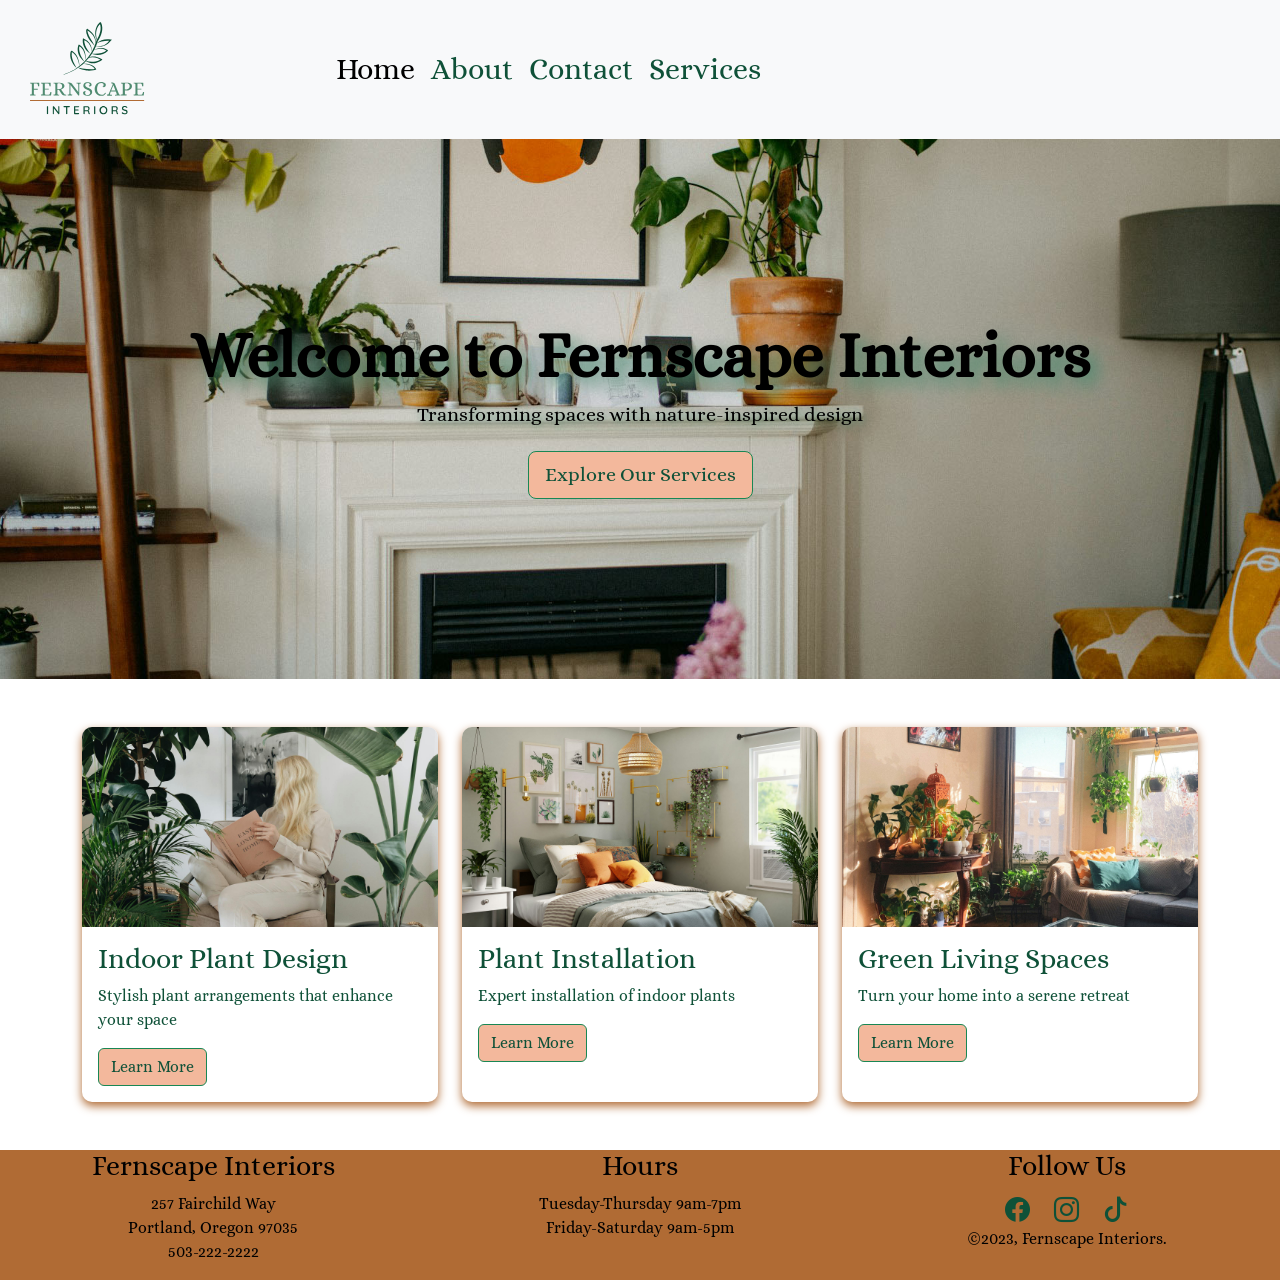
<file: index.html>
<!doctype html>
<html lang="en">
  <head>
    <meta charset="utf-8">
    <meta name="viewport" content="width=device-width, initial-scale=1">
    <title>Fernscape Interiors</title>
    <link href="https://cdn.jsdelivr.net/npm/bootstrap@5.3.7/dist/css/bootstrap.min.css" rel="stylesheet" integrity="sha384-LN+7fdVzj6u52u30Kp6M/trliBMCMKTyK833zpbD+pXdCLuTusPj697FH4R/5mcr" crossorigin="anonymous">
    <link rel="preconnect" href="https://fonts.googleapis.com">
    <link rel="preconnect" href="https://fonts.gstatic.com" crossorigin>
    <link href="https://fonts.googleapis.com/css2?family=Alice&family=Quicksand:wght@300..700&display=swap" rel="stylesheet">
    <link rel="stylesheet" href="css/style.css">
    <link rel="stylesheet" href="https://cdn.jsdelivr.net/npm/bootstrap-icons@1.13.1/font/bootstrap-icons.min.css">
    </head>
  <body>
  
  <header>
    <nav class="navbar navbar-expand-lg bg-body-tertiary">
      <div class="container-fluid">
        <a class="navbar-brand" href="index.html"><img src="images/fernscape-interiors-logo-color.svg" alt="fernscape logo" class="logo"></a>
        <button class="navbar-toggler" type="button" data-bs-toggle="collapse" data-bs-target="#navbarNav" aria-controls="navbarNav" aria-expanded="false" aria-label="Toggle navigation">
          <span class="navbar-toggler-icon"></span>
        </button>
      <div class="collapse navbar-collapse" id="navbarNav">
        <ul class="navbar-nav">
          <li class="nav-item">
            <a class="nav-link active" aria-current="page" href="index.html">Home</a>
          </li>
          <li class="nav-item">
            <a class="nav-link" href="about.html">About</a>
          </li>
          <li class="nav-item">
            <a class="nav-link" href="contact.html">Contact</a>
          </li>
          <li class="nav-item">
            <a class="nav-link" href="services.html">Services</a>
          </li>
        </ul>
      </div>
    </div>
  </nav>
</header>

<main>

  <section class="hero d-flex align-items-center justify-content-center text-center" style="background-image: url('images/annie-spratt-a-living-room-filled-with-furniture-and-a-fireplace-unsplash.jpg'); background-size: cover; background-position: center; min-height: 60vh;" alt="A fireplace with plants on the mantel">
    <div class="container">
      <h1 class="display-3 text-black fw-bold" style="text-shadow: 8px 8px 16px #508b71;">Welcome to Fernscape Interiors</h1>
      <h2 class="lead text-black mb-4" style="text-shadow: 2px 2px 8px #508b71;">Transforming spaces with nature-inspired design</h2>
      <a href="services.html" class="btn btn-success btn-lg">Explore Our Services</a>
    </div>
  </section>

  <section class="services py-5">
    <div class="container">
      <div class="row">
        <div class="col-md-4">
          <div class="card h-100">
            <img src="images/pexels-alleksana-woman-reading-houseplants.jpg" class="card-img-top" alt="a woman reading in a chair surrounded by houseplants" style="height: 200px; object-fit: cover;">
            <div class="card-body">
              <h3 class="card-title">Indoor Plant Design</h3>
              <p class="card-text">Stylish plant arrangements that enhance your space</p>
              <a href="services.html" class="btn btn-success">Learn More</a>
            </div>
          </div>
        </div>
        <div class="col-md-4">
          <div class="card h-100">
            <img src="images/spacejoy-bedroom-houseplants-unsplash.jpg" class="card-img-top" alt="a bedroom with houseplants" style="height: 200px; object-fit: cover;">
            <div class="card-body">
              <h3 class="card-title">Plant Installation</h3>
              <p class="card-text">Expert installation of indoor plants</p>
              <a href="services.html" class="btn btn-success">Learn More</a>
            </div>
          </div>
        </div>
        <div class="col-md-4">
          <div class="card h-100">
            <img src="images/kate-darmody-living-room-plants-furniture-unsplash.jpg" class="card-img-top" alt="a living room with plants and furniture" style="height: 200px; object-fit: cover;">
            <div class="card-body">
              <h3 class="card-title">Green Living Spaces</h3>
              <p class="card-text">Turn your home into a serene retreat</p>
              <a href="services.html" class="btn btn-success">Learn More</a>
            </div>
          </div>
        </div>
      </div>
    </div>
  </section>

</main>



<footer class="footer mt-auto">
    <div class="container text-center col-md-4">
          <h3>Fernscape Interiors</h3>
          <p>257 Fairchild Way <br>Portland, Oregon 97035 <br>503-222-2222</p>
    </div>
    <div class="container text-center col-md-4">
          <h3>Hours</h3>
          <p>Tuesday-Thursday 9am-7pm <br>Friday-Saturday 9am-5pm</p>
    </div>
    <div class="container text-center col-md-4">
          <h3>Follow Us</h3>
          <a href="@fernscape_int"><i class="bi bi-facebook"></i></a>
          <a href="@fernscape_int"><i class="bi bi-instagram"></i></a>
          <a href="@fernscape_int"><i class="bi bi-tiktok"></i></a>
          <h6>&copy;2023, Fernscape Interiors.</h6>
    </div>
  </footer>

    <script src="https://cdn.jsdelivr.net/npm/bootstrap@5.3.7/dist/js/bootstrap.bundle.min.js" integrity="sha384-ndDqU0Gzau9qJ1lfW4pNLlhNTkCfHzAVBReH9diLvGRem5+R9g2FzA8ZGN954O5Q" crossorigin="anonymous"></script>
  </body>
</html>
</file>
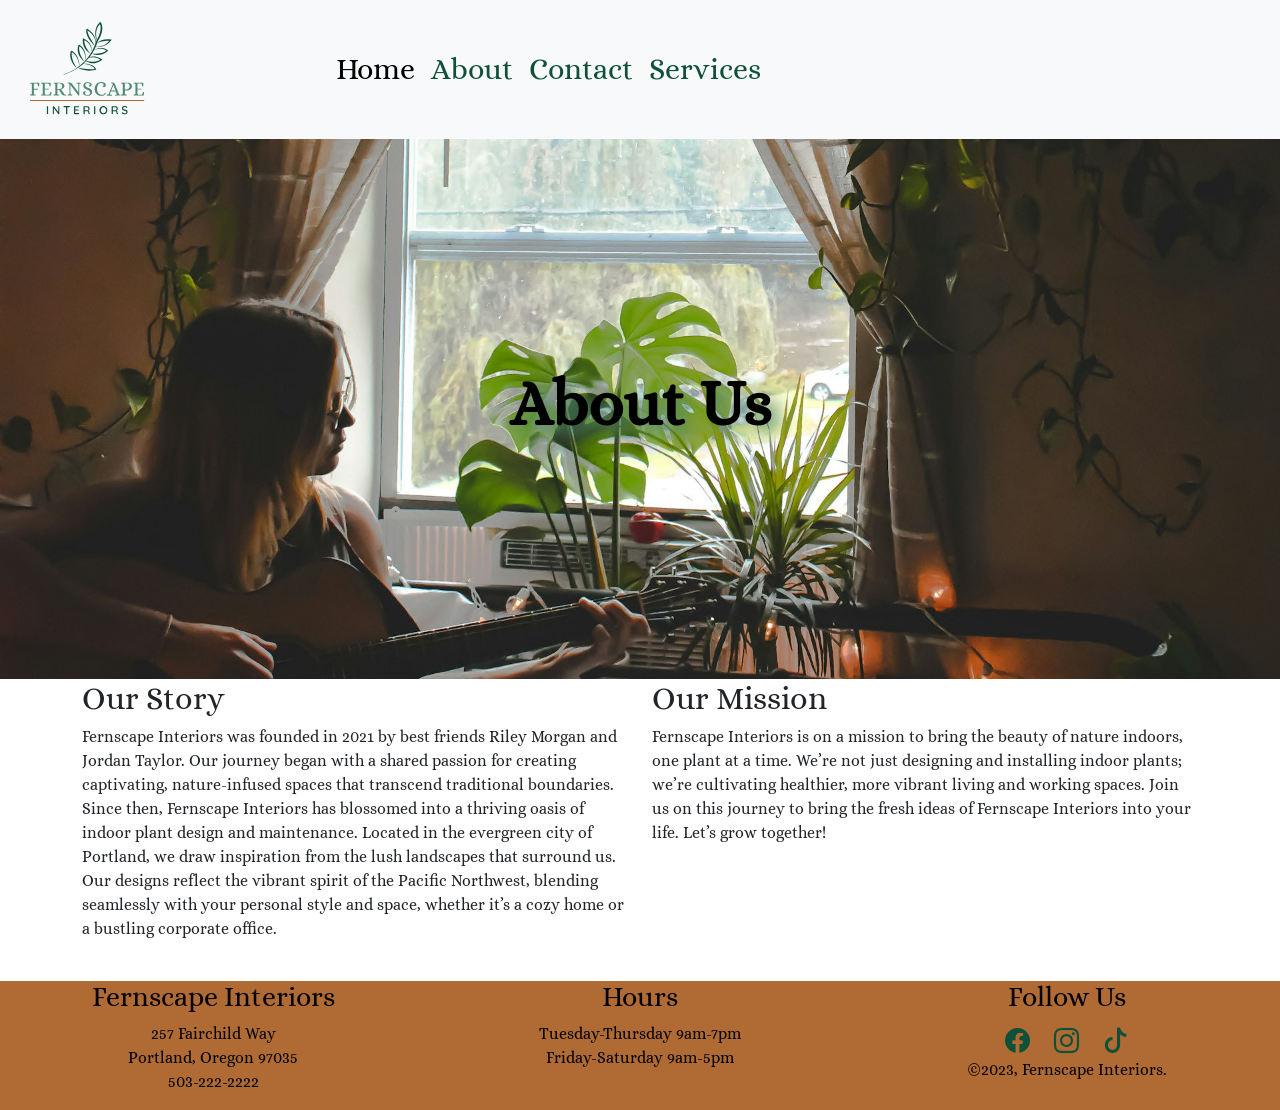
<file: about.html>
<!doctype html>
<html lang="en">
  <head>
    <meta charset="utf-8">
    <meta name="viewport" content="width=device-width, initial-scale=1">
    <title>Fernscape Interiors</title>
    <link href="https://cdn.jsdelivr.net/npm/bootstrap@5.3.7/dist/css/bootstrap.min.css" rel="stylesheet" integrity="sha384-LN+7fdVzj6u52u30Kp6M/trliBMCMKTyK833zpbD+pXdCLuTusPj697FH4R/5mcr" crossorigin="anonymous">
    <link rel="preconnect" href="https://fonts.googleapis.com">
    <link rel="preconnect" href="https://fonts.gstatic.com" crossorigin>
    <link href="https://fonts.googleapis.com/css2?family=Alice&family=Quicksand:wght@300..700&display=swap" rel="stylesheet">
    <link rel="stylesheet" href="css/style.css">
    <link rel="stylesheet" href="https://cdn.jsdelivr.net/npm/bootstrap-icons@1.13.1/font/bootstrap-icons.min.css">
    </head>
  <body>
    <nav class="navbar navbar-expand-lg bg-body-tertiary">
  <div class="container-fluid">
    <a class="navbar-brand" href="index.html"><img src="images/fernscape-interiors-logo-color.svg" alt="fernscape logo" class="logo"></a>
    <button class="navbar-toggler" type="button" data-bs-toggle="collapse" data-bs-target="#navbarNav" aria-controls="navbarNav" aria-expanded="false" aria-label="Toggle navigation">
      <span class="navbar-toggler-icon"></span>
    </button>
    <div class="collapse navbar-collapse" id="navbarNav">
      <ul class="navbar-nav">
        <li class="nav-item">
          <a class="nav-link active" aria-current="page" href="index.html">Home</a>
        </li>
        <li class="nav-item">
          <a class="nav-link" href="about.html">About</a>
        </li>
        <li class="nav-item">
          <a class="nav-link" href="contact.html">Contact</a>
        </li>
        <li class="nav-item">
          <a class="nav-link" href="services.html">Services</a>
        </li>
      </ul>
    </div>
  </div>
</nav>

<main class="mt-auto">
  <section class="hero d-flex align-items-center justify-content-center text-center" style="background-image: url('images/ashlyn-ciara-plants-guitar-Kas-unsplash.jpg'); background-size: cover; background-position: center; min-height: 60vh;" alt="A pot with plants">
    <div class="container">
      <h1 class="display-3 text-black fw-bold" style="text-shadow: 8px 8px 16px #508b71;">About Us</h1>
    </div>
  </section>
  <div class="container">
    <div class="row">
      <div class="col-md-6 mb-4">
        <h2>Our Story</h2>
        <p>Fernscape Interiors was founded in 2021 by 
best friends Riley Morgan and Jordan Taylor. 
Our journey began with a shared passion for 
creating captivating, nature-infused spaces 
that transcend traditional boundaries. Since 
then, Fernscape Interiors has blossomed into 
a thriving oasis of indoor plant design and 
maintenance. Located in the evergreen city 
of Portland, we draw inspiration from the lush 
landscapes that surround us. Our designs  
reflect the vibrant spirit of the Pacific 
Northwest, blending seamlessly with your 
personal style and space, whether it’s a cozy 
home or a bustling corporate office.
      </p>
    </div>
    <div class="col-md-6 mb-4">
        <h2>Our Mission</h2>
        <p>Fernscape Interiors is on a mission to bring the 
beauty of nature indoors, one plant at a time. 
We’re not just designing and installing indoor 
plants; we’re cultivating healthier, more vibrant 
living and working spaces.  
Join us on this journey to bring the fresh ideas 
of Fernscape Interiors into your life. Let’s grow 
together!</p>
      </div>
    </div>
  </div>

</main>

<footer class="footer mt-auto">
    <div class="container text-center col-md-4">
          <h3>Fernscape Interiors</h3>
          <p>257 Fairchild Way <br>Portland, Oregon 97035 <br>503-222-2222</p>
    </div>
    <div class="container text-center col-md-4">
          <h3>Hours</h3>
          <p>Tuesday-Thursday 9am-7pm <br>Friday-Saturday 9am-5pm</p>
    </div>
    <div class="container text-center col-md-4">
          <h3>Follow Us</h3>
          <a href="@fernscape_int"><i class="bi bi-facebook"></i></a>
          <a href="@fernscape_int"><i class="bi bi-instagram"></i></a>
          <a href="@fernscape_int"><i class="bi bi-tiktok"></i></a>
          <h6>&copy;2023, Fernscape Interiors.</h6>
    </div>
  </footer>

    <script src="https://cdn.jsdelivr.net/npm/bootstrap@5.3.7/dist/js/bootstrap.bundle.min.js" integrity="sha384-ndDqU0Gzau9qJ1lfW4pNLlhNTkCfHzAVBReH9diLvGRem5+R9g2FzA8ZGN954O5Q" crossorigin="anonymous"></script>
  </body>
</html>
</file>
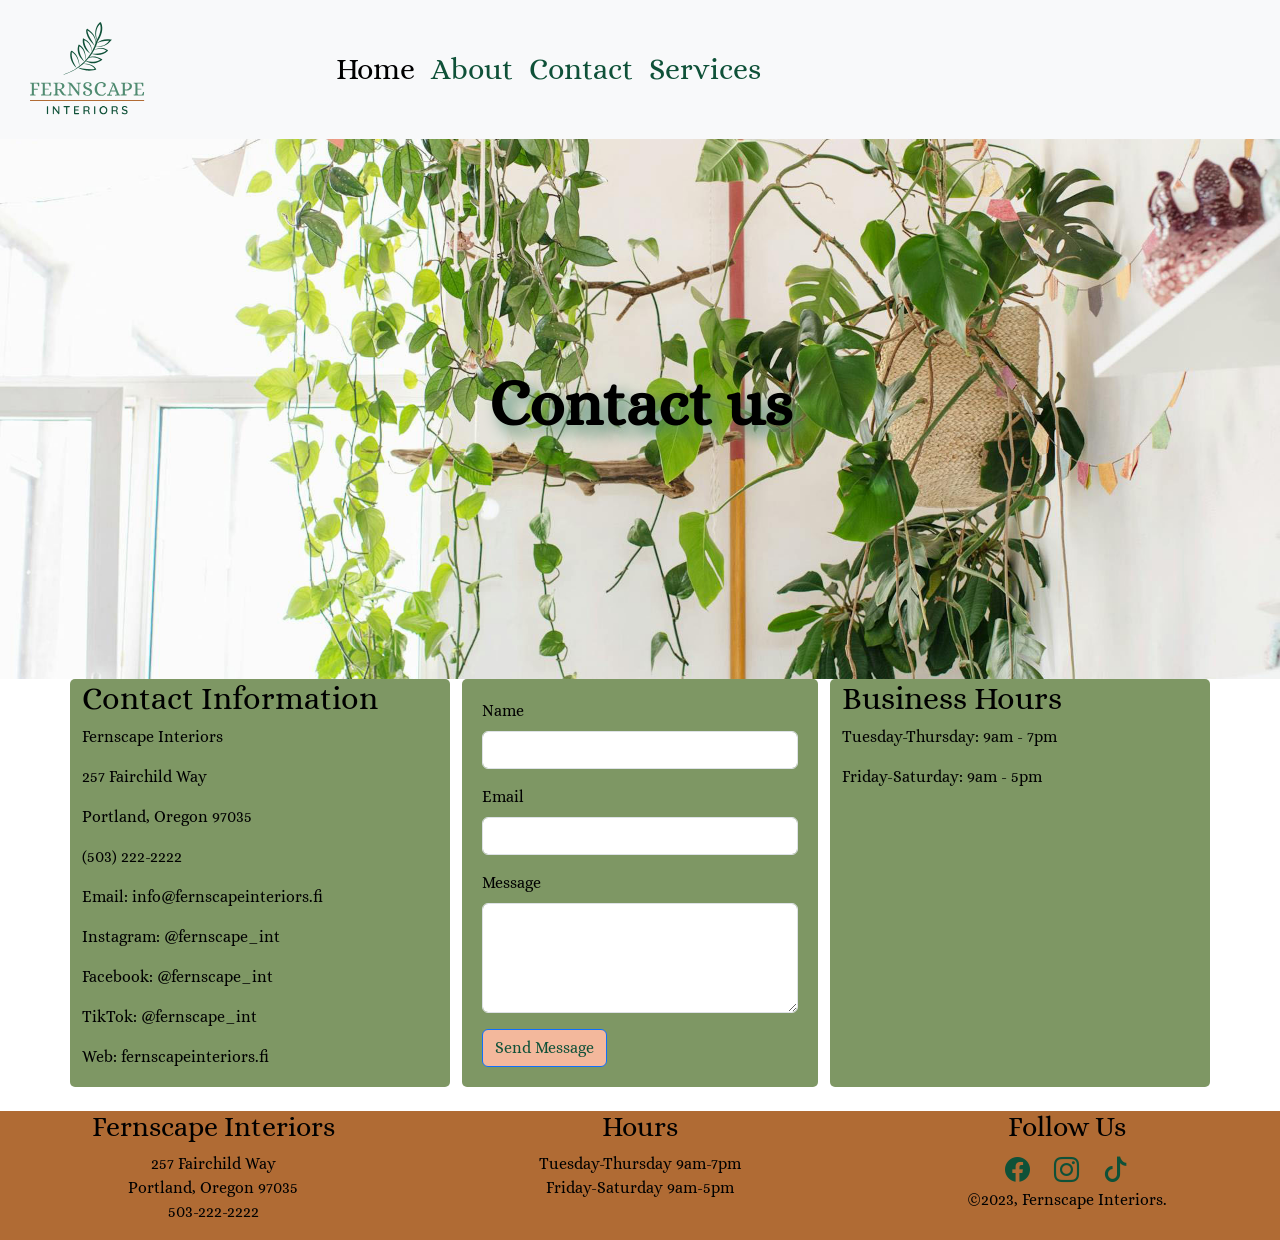
<file: contact.html>
<!doctype html>
<html lang="en">
  <head>
    <meta charset="utf-8">
    <meta name="viewport" content="width=device-width, initial-scale=1">
    <title>Fernscape Interiors</title>
    <link href="https://cdn.jsdelivr.net/npm/bootstrap@5.3.7/dist/css/bootstrap.min.css" rel="stylesheet" integrity="sha384-LN+7fdVzj6u52u30Kp6M/trliBMCMKTyK833zpbD+pXdCLuTusPj697FH4R/5mcr" crossorigin="anonymous">
    <link rel="preconnect" href="https://fonts.googleapis.com">
    <link rel="preconnect" href="https://fonts.gstatic.com" crossorigin>
    <link href="https://fonts.googleapis.com/css2?family=Alice&family=Quicksand:wght@300..700&display=swap" rel="stylesheet">
    <link rel="stylesheet" href="css/style.css">
    <link rel="stylesheet" href="https://cdn.jsdelivr.net/npm/bootstrap-icons@1.13.1/font/bootstrap-icons.min.css">
    </head>
  <body>
    <nav class="navbar navbar-expand-lg bg-body-tertiary">
  <div class="container-fluid">
    <a class="navbar-brand" href="index.html"><img src="images/fernscape-interiors-logo-color.svg" alt="fernscape logo" class="logo"></a>
    <button class="navbar-toggler" type="button" data-bs-toggle="collapse" data-bs-target="#navbarNav" aria-controls="navbarNav" aria-expanded="false" aria-label="Toggle navigation">
      <span class="navbar-toggler-icon"></span>
    </button>
    <div class="collapse navbar-collapse" id="navbarNav">
      <ul class="navbar-nav">
        <li class="nav-item">
          <a class="nav-link active" aria-current="page" href="index.html">Home</a>
        </li>
        <li class="nav-item">
          <a class="nav-link" href="about.html">About</a>
        </li>
        <li class="nav-item">
          <a class="nav-link" href="contact.html">Contact</a>
        </li>
        <li class="nav-item">
          <a class="nav-link" href="services.html">Services</a>
        </li>
      </ul>
    </div>
  </div>
</nav>

<main class="mt-auto">
  <section class="hero d-flex align-items-center justify-content-center text-center" style="background-image: url('images/pexels-kseniachernaya-white-ceramic-pot-plants.jpg'); background-size: cover; background-position: center; min-height: 60vh;" alt="A pot with plants">
    <div class="container">
      <h1 class="display-3 text-black fw-bold" style="text-shadow: 8px 8px 16px #508b71;">Contact us</h1>
    </div>
  </section>
  <div class="container">
    <div class="row">
      <div class="col-md-4 mb-4 contact-info">
        <h2>Contact Information</h2>
        <p>Fernscape Interiors</p>
        <p>257 Fairchild Way</p>
        <p>Portland, Oregon 97035</p>
        <p>(503) 222-2222</p>
        <p>Email: info@fernscapeinteriors.fi</p>
        <p>Instagram: @fernscape_int</p>
        <p>Facebook: @fernscape_int</p>
        <p>TikTok: @fernscape_int</p>
        <p>Web: fernscapeinteriors.fi</p>
      </div>
      <div class="col-md-4 mb-4">
        <form>
          <div class="mb-3">
            <label for="name" class="form-label">Name</label>
            <input type="text" class="form-control" id="name" required>
          </div>
          <div class="mb-3">
            <label for="email" class="form-label">Email</label>
            <input type="email" class="form-control" id="email" required>
          </div>
          <div class="mb-3">
            <label for="message" class="form-label">Message</label>
            <textarea class="form-control" id="message" rows="4" required></textarea>
          </div>
          <button type="submit" class="btn btn-primary">Send Message</button>
        </form>
      </div>
      <div class="col-md-4 mb-4 business-hours">
        <h2>Business Hours</h2>
        <p>Tuesday-Thursday: 9am - 7pm</p>
        <p>Friday-Saturday: 9am - 5pm</p>
      </div>
    </div>
  </div>
</main>

<footer class="footer mt-auto">
    <div class="container text-center col-md-4">
          <h3>Fernscape Interiors</h3>
          <p>257 Fairchild Way <br>Portland, Oregon 97035 <br>503-222-2222</p>
    </div>
    <div class="container text-center col-md-4">
          <h3>Hours</h3>
          <p>Tuesday-Thursday 9am-7pm <br>Friday-Saturday 9am-5pm</p>
    </div>
    <div class="container text-center col-md-4">
          <h3>Follow Us</h3>
          <a href="@fernscape_int"><i class="bi bi-facebook"></i></a>
          <a href="@fernscape_int"><i class="bi bi-instagram"></i></a>
          <a href="@fernscape_int"><i class="bi bi-tiktok"></i></a>
          <h6>&copy;2023, Fernscape Interiors.</h6>
    </div>
  </footer>

    <script src="https://cdn.jsdelivr.net/npm/bootstrap@5.3.7/dist/js/bootstrap.bundle.min.js" integrity="sha384-ndDqU0Gzau9qJ1lfW4pNLlhNTkCfHzAVBReH9diLvGRem5+R9g2FzA8ZGN954O5Q" crossorigin="anonymous"></script>
  </body>
</html>
</file>
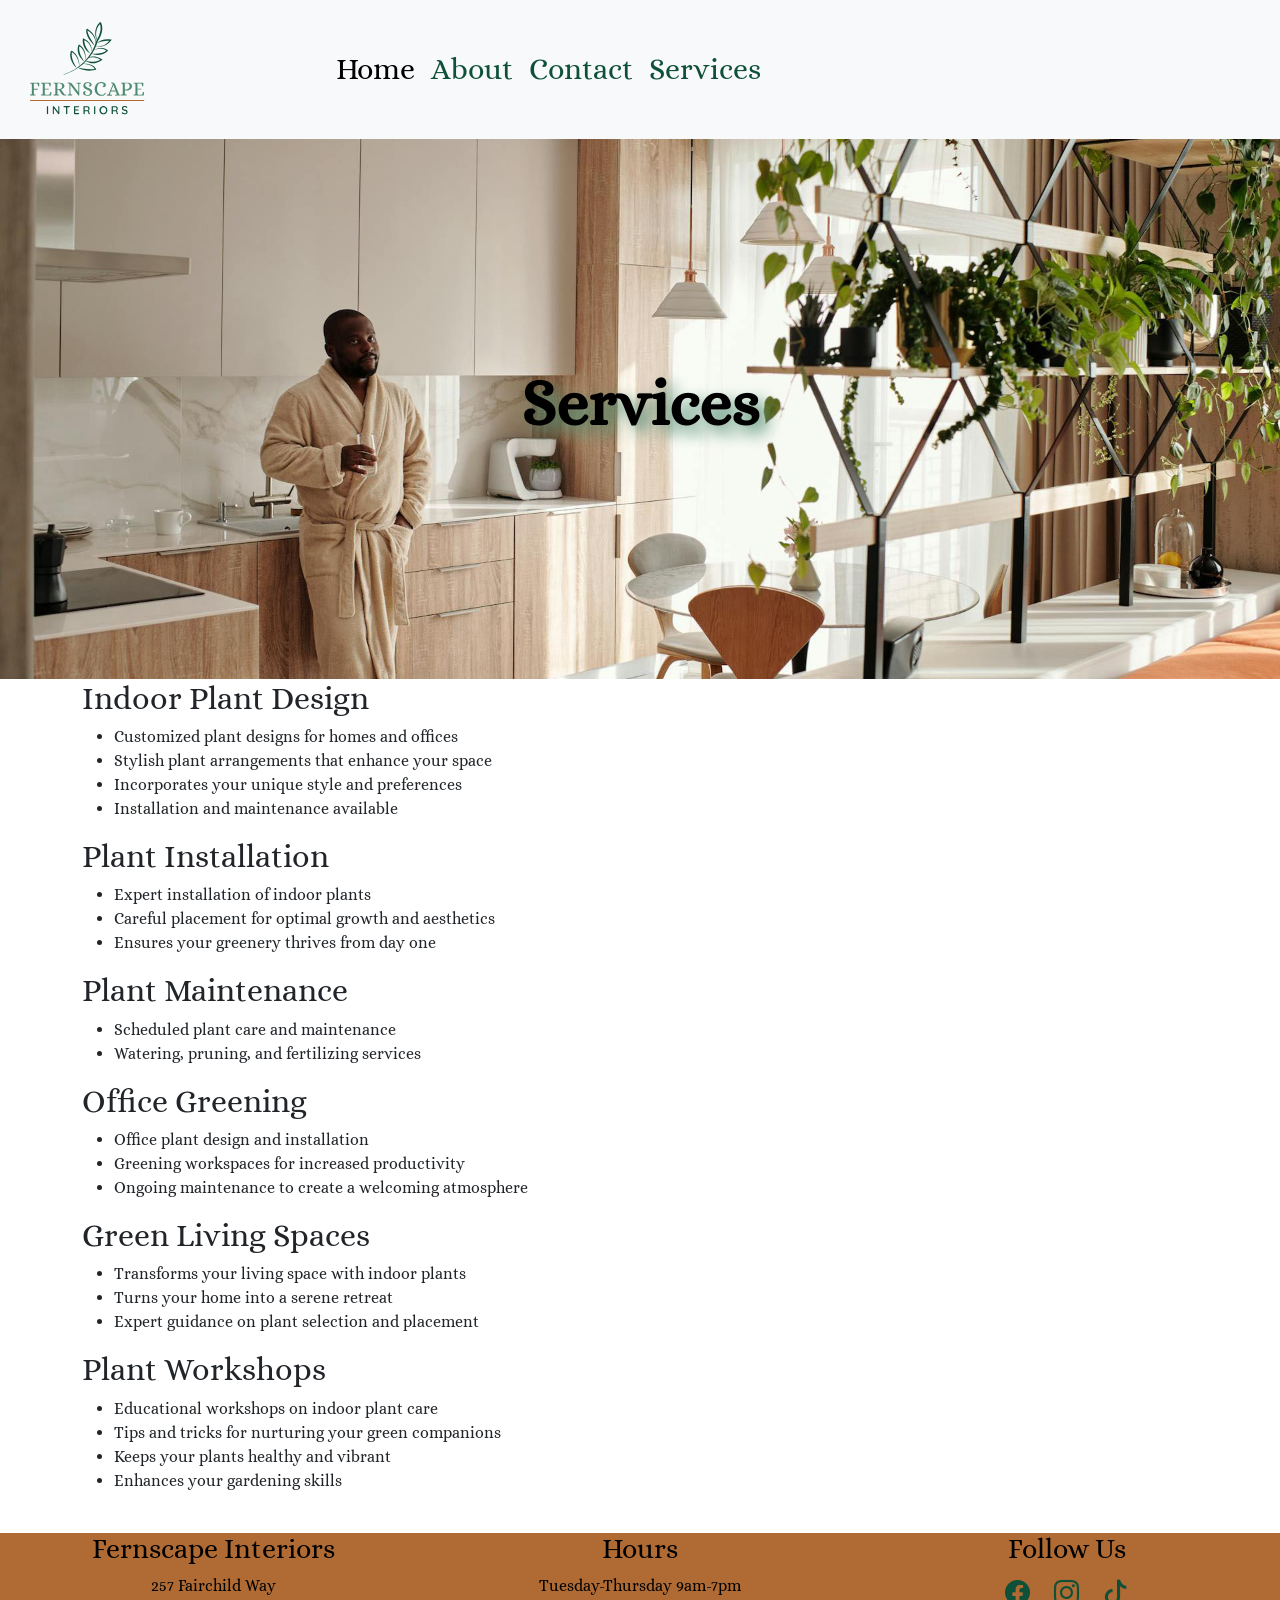
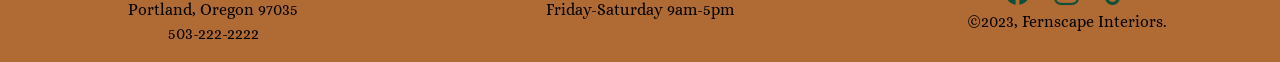
<file: services.html>
<!doctype html>
<html lang="en">
  <head>
    <meta charset="utf-8">
    <meta name="viewport" content="width=device-width, initial-scale=1">
    <title>Fernscape Interiors</title>
    <link href="https://cdn.jsdelivr.net/npm/bootstrap@5.3.7/dist/css/bootstrap.min.css" rel="stylesheet" integrity="sha384-LN+7fdVzj6u52u30Kp6M/trliBMCMKTyK833zpbD+pXdCLuTusPj697FH4R/5mcr" crossorigin="anonymous">
    <link rel="preconnect" href="https://fonts.googleapis.com">
    <link rel="preconnect" href="https://fonts.gstatic.com" crossorigin>
    <link href="https://fonts.googleapis.com/css2?family=Alice&family=Quicksand:wght@300..700&display=swap" rel="stylesheet">
    <link rel="stylesheet" href="css/style.css">
    <link rel="stylesheet" href="https://cdn.jsdelivr.net/npm/bootstrap-icons@1.13.1/font/bootstrap-icons.min.css">
    </head>
  <body>
    <nav class="navbar navbar-expand-lg bg-body-tertiary">
  <div class="container-fluid">
    <a class="navbar-brand" href="index.html"><img src="images/fernscape-interiors-logo-color.svg" alt="fernscape logo" class="logo"></a>
    <button class="navbar-toggler" type="button" data-bs-toggle="collapse" data-bs-target="#navbarNav" aria-controls="navbarNav" aria-expanded="false" aria-label="Toggle navigation">
      <span class="navbar-toggler-icon"></span>
    </button>
    <div class="collapse navbar-collapse" id="navbarNav">
      <ul class="navbar-nav">
        <li class="nav-item">
          <a class="nav-link active" aria-current="page" href="index.html">Home</a>
        </li>
        <li class="nav-item">
          <a class="nav-link" href="about.html">About</a>
        </li>
        <li class="nav-item">
          <a class="nav-link" href="contact.html">Contact</a>
        </li>
        <li class="nav-item">
          <a class="nav-link" href="services.html">Services</a>
        </li>
      </ul>
    </div>
  </div>
</nav>

<main class="mt-auto">
  <section class="hero d-flex align-items-center justify-content-center text-center" style="background-image: url('images/pexels-diva-plavalaguna-man-in-bathrobe-kitchen-plants.jpg'); background-size: cover; background-position: center; min-height: 60vh;" alt="A pot with plants">
    <div class="container">
      <h1 class="display-3 text-black fw-bold" style="text-shadow: 8px 8px 16px #508b71;">Services</h1>
    </div>
  </section>
  <div class="container">
    <div class="row">
      <div class="col-md-6 mb-4">
        <h2>Indoor Plant Design</h2>
        <ul>
          <li>Customized plant designs for homes and offices</li>
          <li>Stylish plant arrangements that enhance your space</li>
          <li>Incorporates your unique style and preferences</li>
          <li>Installation and maintenance available</li>
        </ul>
        <h2>Plant Installation</h2>
        <ul>
          <li>Expert installation of indoor plants</li>
          <li>Careful placement for optimal growth and aesthetics</li>
          <li>Ensures your greenery thrives from day one</li>
        </ul>
        <h2>Plant Maintenance</h2>
        <ul>
          <li>Scheduled plant care and maintenance</li>
          <li>Watering, pruning, and fertilizing services</li>
        </ul>
        <h2>Office Greening</h2>
        <ul>
          <li>Office plant design and installation</li>
          <li>Greening workspaces for increased productivity</li>
          <li>Ongoing maintenance to create a welcoming atmosphere</li>
        </ul>
        <h2>Green Living Spaces</h2>
        <ul>
          <li>Transforms your living space with indoor plants</li>
          <li>Turns your home into a serene retreat</li>
          <li>Expert guidance on plant selection and placement</li>
        </ul>
        <h2>Plant Workshops</h2>
        <ul>
          <li>Educational workshops on indoor plant care</li>
          <li>Tips and tricks for nurturing your green companions</li>
          <li>Keeps your plants healthy and vibrant</li>
          <li>Enhances your gardening skills</li>
        </ul>
      </p>
    </div>
    </div>
  </div>

</main>

<footer class="footer mt-auto">
    <div class="container text-center col-md-4">
          <h3>Fernscape Interiors</h3>
          <p>257 Fairchild Way <br>Portland, Oregon 97035 <br>503-222-2222</p>
    </div>
    <div class="container text-center col-md-4">
          <h3>Hours</h3>
          <p>Tuesday-Thursday 9am-7pm <br>Friday-Saturday 9am-5pm</p>
    </div>
    <div class="container text-center col-md-4">
          <h3>Follow Us</h3>
          <a href="@fernscape_int"><i class="bi bi-facebook"></i></a>
          <a href="@fernscape_int"><i class="bi bi-instagram"></i></a>
          <a href="@fernscape_int"><i class="bi bi-tiktok"></i></a>
          <h6>&copy;2023, Fernscape Interiors.</h6>
    </div>
  </footer>

    <script src="https://cdn.jsdelivr.net/npm/bootstrap@5.3.7/dist/js/bootstrap.bundle.min.js" integrity="sha384-ndDqU0Gzau9qJ1lfW4pNLlhNTkCfHzAVBReH9diLvGRem5+R9g2FzA8ZGN954O5Q" crossorigin="anonymous"></script>
  </body>
</html>
</file>
<file: css/style.css>
.alice-regular {

  font-family: "Alice", serif;
  font-weight: 400;
  font-style: normal;

}

body {

    font-family: "Alice", serif;

}

navbar {

    align-content: center;
}

.nav-link:link {

    font-family: "Alice", serif;
    color: #0f5138;
    font-size: 30px;

}

.nav-link:hover {

    color: #508b71;

}

.bg-custom {

    background-color: #ffffff;

}

.logo {

    width: 50%;

}

footer {

    font-family: "Alice", serif;
    background-color: #b06b34;
    color: black;
    display: flex;

}

h5 {

    color: #0f5138;
    font-size: 35px;
    font-family: "Alice", serif;

}

.card {

    box-shadow: 0 4px 10px #b06b34;
    color: #0f5138;
    border: none;
    border-radius: 10px;
    overflow: hidden;

}

.bi {

    color: #0f5138;
    font-size: 25px;
    margin-right: 10px;
    margin-left: 10px;

}

.bi:hover {

    color: #508b71;

}

.contact-info {

    background-color: #7e9764;
    color: black;
    border-radius: 5px;

}

form {

    font-family: "Alice", serif;
    padding: 20px;
    background-color: #7e9764 ;
    color: black;
    border-radius: 5px;
}

.business-hours {

    background-color: #7e9764;
    color: black;
    border-radius: 5px;

}

.btn {
    font-family: "Alice", serif;
    background-color: #f3b89c ;
    color: #0f5138;
}

.btn:hover {
    background-color: #508b71;
    color: #ffffff;
}
</file>
